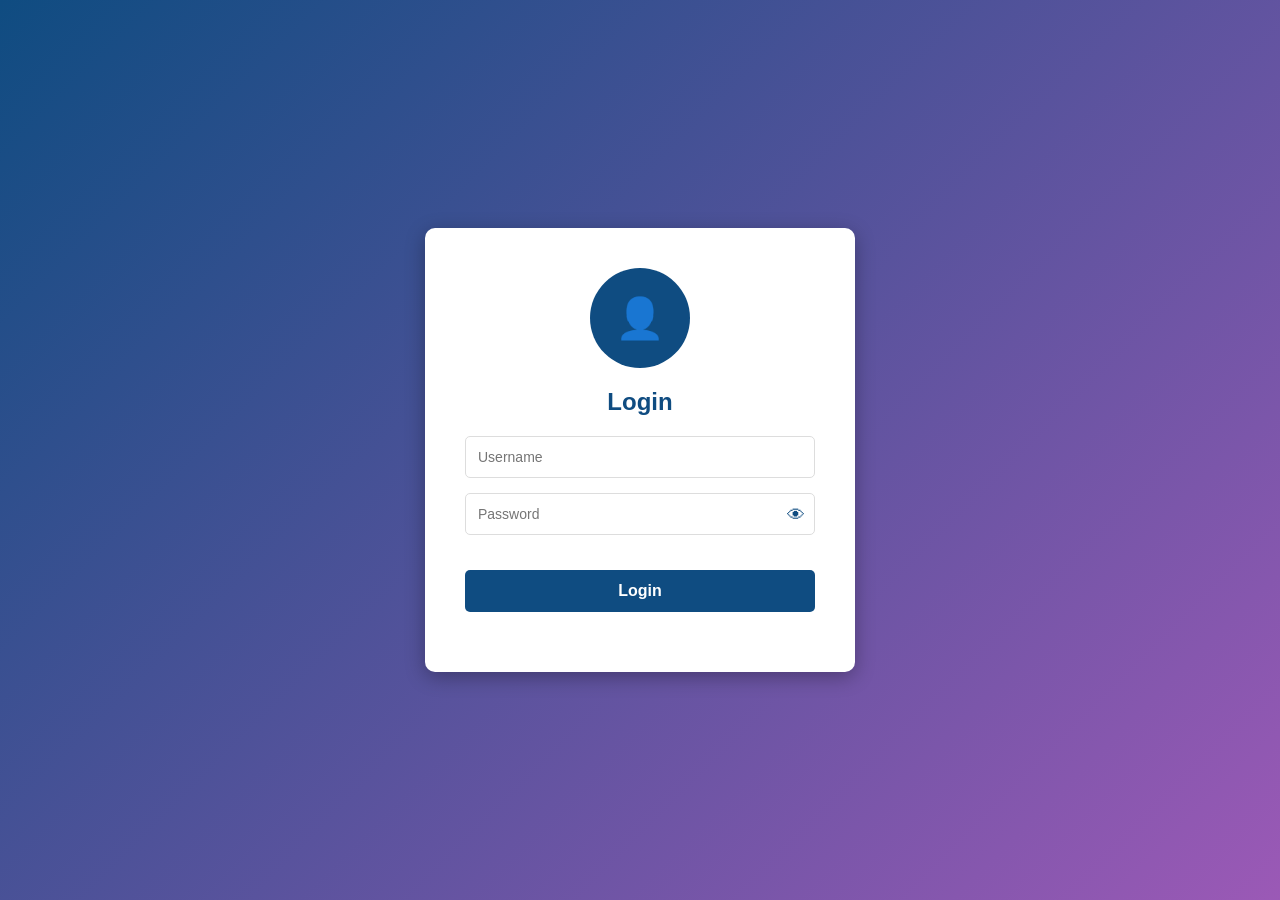
<file: portal/index.html>
<!DOCTYPE html>
<html>
<head>
    <title>Login</title>
    <style>
        body{
            display:flex;
            justify-content:center;
            align-items:center;
            height:100vh;
            background:linear-gradient(135deg,#0f4c81,#9b59b6);
            font-family:Arial;
            margin:0;
        }
        .login-box{
            background:#fff;
            padding:40px;
            width:350px;
            border-radius:10px;
            text-align:center;
            box-shadow:0 5px 20px rgba(0,0,0,0.3);
        }
        .logo{
            width:100px;
            height:100px;
            margin:0 auto 20px;
            background:#0f4c81;
            border-radius:50%;
            display:flex;
            align-items:center;
            justify-content:center;
            color:#fff;
            font-size:40px;
            font-weight:bold;
        }
        h2{
            color:#0f4c81;
            margin-top:0;
        }
        .input-group{
            position:relative;
            margin:15px 0;
        }
        input{
            width:100%;
            padding:12px;
            border:1px solid #ddd;
            border-radius:5px;
            font-size:14px;
            box-sizing:border-box;
        }
        input:focus{
            outline:none;
            border-color:#0f4c81;
            box-shadow:0 0 5px rgba(15,76,129,0.3);
        }
        .password-toggle{
            position:absolute;
            right:10px;
            top:12px;
            cursor:pointer;
            color:#0f4c81;
            font-size:18px;
        }
        button{
            width:100%;
            padding:12px;
            margin:20px 0;
            background:#0f4c81;
            color:#fff;
            border:none;
            border-radius:5px;
            cursor:pointer;
            font-size:16px;
            font-weight:bold;
            transition:background 0.3s;
        }
        button:hover{
            background:#0a3a5c;
        }
    </style>
</head>
<body>

<div class="login-box">
    <!-- Logo -->
    <div class="logo">👤</div>
    
    <h2>Login</h2>
    
    <div class="input-group">
        <input type="text" id="username" placeholder="Username" required>
    </div>
    
    <div class="input-group">
        <input type="password" id="password" placeholder="Password" required>
        <span class="password-toggle" onclick="togglePassword()">👁</span>
    </div>

    <!-- Redirect after login -->
    <button onclick="login()">Login</button>
</div>

<script>
    function togglePassword(){
        const passwordField = document.getElementById('password');
        const toggleIcon = document.querySelector('.password-toggle');
        
        if(passwordField.type === 'password'){
            passwordField.type = 'text';
            toggleIcon.innerText = '🙈';
        } else {
            passwordField.type = 'password';
            toggleIcon.innerText = '👁';
        }
    }
    
    function login(){
        const username = document.getElementById('username').value;
        const password = document.getElementById('password').value;
        
        if(!username || !password){
            alert('Please enter both username and password');
            return;
        }
        
        if(username.length < 3){
            alert('Username must be at least 3 characters');
            return;
        }
        
        if(password.length < 4){
            alert('Password must be at least 4 characters');
            return;
        }
        
        // Login successful, redirect to dashboard
        window.location.href="dashboard.html";
    }
    
    // Allow Enter key to login
    document.addEventListener('keypress', function(event){
        if(event.key === 'Enter'){
            login();
        }
    });
</script>

</body>
</html>
</file>
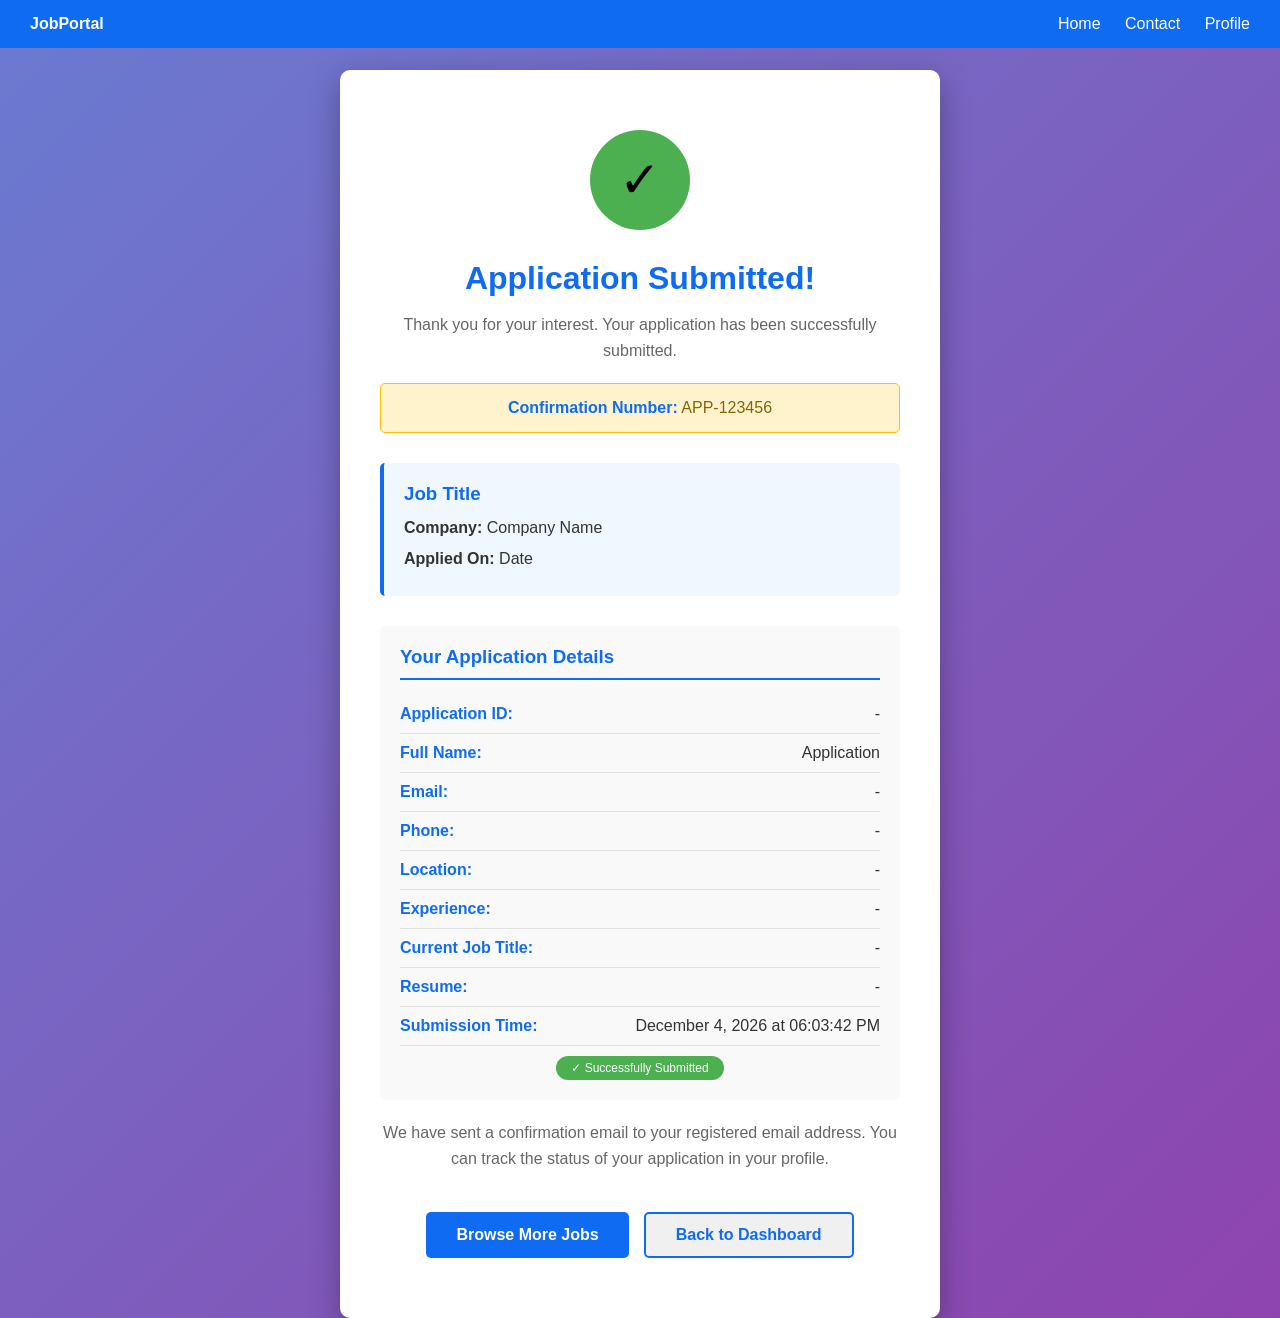
<file: portal/application-success.html>
<!DOCTYPE html>
<html>
<head>
    <title>Application Submitted</title>
    <style>
        * {
            margin: 0;
            padding: 0;
            box-sizing: border-box;
        }

        body{
            font-family: Arial, sans-serif;
            background: linear-gradient(135deg, #6a7bd1, #8e44ad);
            min-height: 100vh;
            display: flex;
            align-items: center;
            justify-content: center;
            color: #000;
        }

        /* Navbar */
        .navbar{
            position: absolute;
            top: 0;
            width: 100%;
            background: #0f6cf2;
            color: #fff;
            padding: 15px 30px;
            display: flex;
            justify-content: space-between;
        }

        .navbar a{
            color: #fff;
            margin-left: 20px;
            text-decoration: none;
            cursor: pointer;
        }

        .navbar a:hover{
            color: #4da6ff;
        }

        .success-container{
            background: #fff;
            padding: 60px 40px;
            border-radius: 10px;
            box-shadow: 0 10px 30px rgba(0, 0, 0, 0.3);
            text-align: center;
            max-width: 600px;
            width: 90%;
            margin-top: 70px;
        }

        .success-icon{
            width: 100px;
            height: 100px;
            background: #4caf50;
            border-radius: 50%;
            display: flex;
            align-items: center;
            justify-content: center;
            margin: 0 auto 30px;
            font-size: 50px;
        }

        .success-container h1{
            color: #0f6cf2;
            margin-bottom: 15px;
            font-size: 32px;
        }

        .success-container p{
            color: #666;
            font-size: 16px;
            line-height: 1.6;
            margin-bottom: 15px;
        }

        .job-applied{
            background: #f0f7ff;
            padding: 20px;
            border-left: 4px solid #0f6cf2;
            margin: 30px 0;
            text-align: left;
            border-radius: 5px;
        }

        .job-applied h3{
            color: #0f6cf2;
            margin-bottom: 10px;
        }

        .job-applied p{
            margin: 5px 0;
            color: #333;
        }

        .buttons{
            display: flex;
            gap: 15px;
            justify-content: center;
            margin-top: 40px;
        }

        button{
            padding: 12px 30px;
            border: none;
            border-radius: 5px;
            cursor: pointer;
            font-size: 16px;
            transition: background 0.3s;
            font-weight: bold;
        }

        .btn-primary{
            background: #0f6cf2;
            color: #fff;
        }

        .btn-primary:hover{
            background: #0d5ccc;
        }

        .btn-secondary{
            background: #f0f0f0;
            color: #0f6cf2;
            border: 2px solid #0f6cf2;
        }

        .btn-secondary:hover{
            background: #0f6cf2;
            color: #fff;
        }

        .confirmation-number{
            background: #fff3cd;
            border: 1px solid #ffc107;
            padding: 15px;
            border-radius: 5px;
            margin: 20px 0;
            color: #856404;
        }

        .confirmation-number strong{
            color: #0f6cf2;
        }

        /* Details Section */
        .details-section{
            background: #f9f9f9;
            padding: 20px;
            border-radius: 5px;
            margin: 20px 0;
            text-align: left;
        }

        .details-section h3{
            color: #0f6cf2;
            margin-bottom: 15px;
            border-bottom: 2px solid #0f6cf2;
            padding-bottom: 10px;
        }

        .details-row{
            display: flex;
            justify-content: space-between;
            padding: 10px 0;
            border-bottom: 1px solid #e0e0e0;
        }

        .details-row:last-child{
            border-bottom: none;
        }

        .details-label{
            font-weight: bold;
            color: #0f6cf2;
            min-width: 120px;
        }

        .details-value{
            color: #333;
            text-align: right;
            flex: 1;
            margin-left: 20px;
        }

        .status-badge{
            display: inline-block;
            background: #4caf50;
            color: white;
            padding: 5px 15px;
            border-radius: 20px;
            font-size: 12px;
            margin-top: 10px;
        }

        @media (max-width: 600px) {
            .success-container{
                padding: 40px 20px;
            }

            .buttons{
                flex-direction: column;
            }

            button{
                width: 100%;
            }

            .details-row{
                flex-direction: column;
            }

            .details-value{
                text-align: left;
                margin-left: 0;
                margin-top: 5px;
            }
        }
    </style>
</head>
<body>

<!-- Navbar -->
<div class="navbar">
    <div><b>JobPortal</b></div>
    <div>
        <a onclick="goHome()">Home</a>
        <a href="#">Contact</a>
        <a href="#">Profile</a>
    </div>
</div>

<!-- Success Container -->
<div class="success-container">
    <div class="success-icon">✓</div>
    
    <h1>Application Submitted!</h1>
    <p>Thank you for your interest. Your application has been successfully submitted.</p>
    
    <div class="confirmation-number">
        <strong>Confirmation Number:</strong> APP-<span id="confirmNo">123456</span>
    </div>

    <div class="job-applied">
        <h3 id="jobTitle">Job Title</h3>
        <p><strong>Company:</strong> <span id="jobCompany">Company Name</span></p>
        <p><strong>Applied On:</strong> <span id="appliedDate">Date</span></p>
    </div>

    <!-- Application Details Section -->
    <div class="details-section">
        <h3>Your Application Details</h3>
        
        <div class="details-row">
            <span class="details-label">Application ID:</span>
            <span class="details-value" id="appId">-</span>
        </div>

        <div class="details-row">
            <span class="details-label">Full Name:</span>
            <span class="details-value" id="fullName">-</span>
        </div>

        <div class="details-row">
            <span class="details-label">Email:</span>
            <span class="details-value" id="email">-</span>
        </div>

        <div class="details-row">
            <span class="details-label">Phone:</span>
            <span class="details-value" id="phone">-</span>
        </div>

        <div class="details-row">
            <span class="details-label">Location:</span>
            <span class="details-value" id="location">-</span>
        </div>

        <div class="details-row">
            <span class="details-label">Experience:</span>
            <span class="details-value" id="experience">-</span>
        </div>

        <div class="details-row">
            <span class="details-label">Current Job Title:</span>
            <span class="details-value" id="currentJob">-</span>
        </div>

        <div class="details-row">
            <span class="details-label">Resume:</span>
            <span class="details-value" id="resumeName">-</span>
        </div>

        <div class="details-row">
            <span class="details-label">Submission Time:</span>
            <span class="details-value" id="submissionTime">-</span>
        </div>

        <div style="text-align: center;">
            <span class="status-badge">✓ Successfully Submitted</span>
        </div>
    </div>

    <p>We have sent a confirmation email to your registered email address. You can track the status of your application in your profile.</p>

    <div class="buttons">
        <button class="btn-primary" onclick="browseMore()">Browse More Jobs</button>
        <button class="btn-secondary" onclick="goHome()">Back to Dashboard</button>
    </div>
</div>

<script>
function loadApplicationSuccess(){
    const urlParams = new URLSearchParams(window.location.search);
    const company = urlParams.get('company');
    const job = urlParams.get('job');
    const appId = urlParams.get('appId');
    
    // Get stored application data
    const appData = sessionStorage.getItem('applicationData');
    
    if(company && job){
        document.getElementById('jobTitle').innerText = job;
        document.getElementById('jobCompany').innerText = company;
        
        const today = new Date();
        const dateString = today.toLocaleDateString('en-US', { year: 'numeric', month: 'long', day: 'numeric' });
        document.getElementById('appliedDate').innerText = dateString;
        
        // Show application ID
        if(appId){
            document.getElementById('appId').innerText = '#' + appId;
        } else {
            document.getElementById('appId').innerText = 'Pending...';
        }
    }
    
    // Load stored application details
    if(appData){
        try{
            const data = JSON.parse(appData);
            
            // Populate fields
            document.getElementById('fullName').innerText = (data.firstName || '-') + ' ' + (data.lastName || '-');
            document.getElementById('email').innerText = data.email || '-';
            document.getElementById('phone').innerText = data.phone || '-';
            document.getElementById('location').innerText = data.location || '-';
            document.getElementById('experience').innerText = (data.experience || '-') + ' years';
            document.getElementById('currentJob').innerText = data.jobTitle || 'Not specified';
            document.getElementById('resumeName').innerText = data.resumeFileName || 'Resume uploaded';
            
            // Show current date and time
            const now = new Date();
            const timeString = now.toLocaleString('en-US', { 
                year: 'numeric', 
                month: 'long', 
                day: 'numeric',
                hour: '2-digit',
                minute: '2-digit',
                second: '2-digit'
            });
            document.getElementById('submissionTime').innerText = timeString;
            
            // Clear session data
            sessionStorage.removeItem('applicationData');
        } catch(e){
            console.log('Could not parse application data');
        }
    } else {
        // If no stored data, show defaults
        document.getElementById('fullName').innerText = 'Application';
        document.getElementById('submissionTime').innerText = new Date().toLocaleString('en-US', {
            year: 'numeric',
            month: 'long',
            day: 'numeric',
            hour: '2-digit',
            minute: '2-digit',
            second: '2-digit'
        });
    }
}

function goHome(){
    window.location.href = 'dashboard.html';
}

function browseMore(){
    window.location.href = 'dashboard.html';
}

// Load when page loads
window.onload = loadApplicationSuccess;
</script>

</body>
</html>
</file>
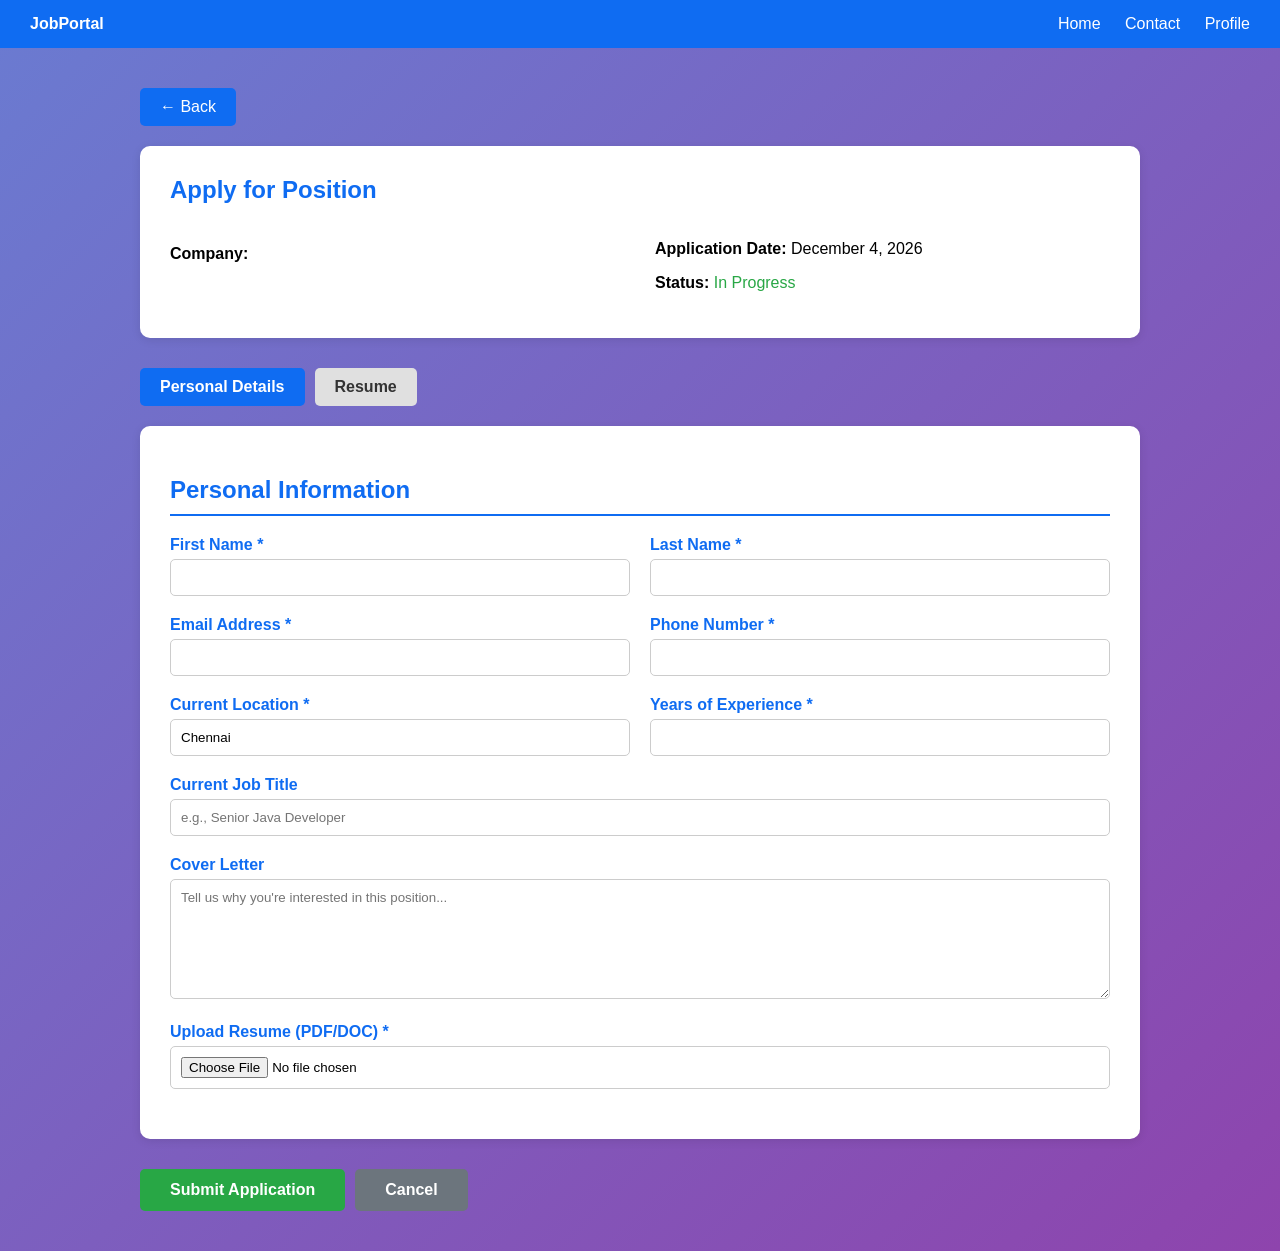
<file: portal/application.html>
<!DOCTYPE html>
<html>
<head>
    <title>Job Application - HCL</title>
    <style>
        body{
            margin:0;
            font-family:Arial;
            background:linear-gradient(135deg,#6a7bd1,#8e44ad);
            color:#000;
        }

        /* Navbar */
        .navbar{
            background:#0f6cf2;
            color:#fff;
            padding:15px 30px;
            display:flex;
            justify-content:space-between;
        }

        .navbar a{
            color:#fff;
            margin-left:20px;
            text-decoration:none;
            cursor:pointer;
        }

        .navbar a:hover{
            color:#4da6ff;
        }

        /* Container */
        .container{
            padding:40px 30px;
            max-width:1000px;
            margin:0 auto;
        }

        .back-button{
            background:#0f6cf2;
            color:#fff;
            padding:10px 20px;
            border-radius:5px;
            text-decoration:none;
            display:inline-block;
            margin-bottom:20px;
            cursor:pointer;
        }

        .back-button:hover{
            background:#0d5ccc;
        }

        /* Job Info */
        .job-info{
            background:#fff;
            padding:30px;
            border-radius:10px;
            box-shadow:0 2px 10px rgba(0,0,0,0.1);
            margin-bottom:30px;
        }

        .job-info h2{
            color:#0f6cf2;
            margin-top:0;
        }

        .job-details{
            display:flex;
            gap:30px;
        }

        .job-details div{
            flex:1;
        }

        /* Form Section */
        .form-section{
            background:#fff;
            padding:30px;
            border-radius:10px;
            box-shadow:0 2px 10px rgba(0,0,0,0.1);
            margin-bottom:30px;
        }

        .form-section h2{
            color:#0f6cf2;
            border-bottom:2px solid #0f6cf2;
            padding-bottom:10px;
        }

        .form-group{
            margin-bottom:20px;
        }

        label{
            display:block;
            margin-bottom:5px;
            color:#0f6cf2;
            font-weight:bold;
        }

        input, textarea, select{
            width:100%;
            padding:10px;
            border:1px solid #ccc;
            border-radius:5px;
            font-family:Arial;
            box-sizing:border-box;
        }

        textarea{
            resize:vertical;
            min-height:120px;
        }

        .two-column{
            display:flex;
            gap:20px;
        }

        .two-column .form-group{
            flex:1;
        }

        /* Resume Section */
        .resume-section{
            background:#f9f9f9;
            padding:20px;
            border-radius:5px;
            margin-bottom:20px;
        }

        .resume-section h3{
            color:#0f6cf2;
            margin-top:0;
        }

        .resume-preview{
            background:#fff;
            padding:20px;
            border:1px solid #ccc;
            border-radius:5px;
            margin-top:10px;
            min-height:300px;
        }

        .resume-preview h4{
            color:#0f6cf2;
            margin-top:0;
        }

        .resume-item{
            margin-bottom:15px;
            padding-bottom:15px;
            border-bottom:1px solid #e0e0e0;
        }

        .resume-item:last-child{
            border-bottom:none;
        }

        .resume-item h5{
            margin:0 0 5px 0;
            color:#0f6cf2;
        }

        .resume-item p{
            margin:5px 0;
            color:#666;
            font-size:14px;
        }

        /* Buttons */
        .button-group{
            display:flex;
            gap:10px;
            margin-top:30px;
        }

        button{
            padding:12px 30px;
            border:none;
            border-radius:5px;
            cursor:pointer;
            font-size:16px;
            font-weight:bold;
        }

        .submit-btn{
            background:#28a745;
            color:#fff;
        }

        .submit-btn:hover{
            background:#218838;
        }

        .cancel-btn{
            background:#6c757d;
            color:#fff;
        }

        .cancel-btn:hover{
            background:#5a6268;
        }

        .tab-buttons{
            display:flex;
            gap:10px;
            margin-bottom:20px;
        }

        .tab-btn{
            padding:10px 20px;
            background:#e0e0e0;
            color:#333;
            border:none;
            border-radius:5px;
            cursor:pointer;
        }

        .tab-btn.active{
            background:#0f6cf2;
            color:#fff;
        }

        .tab-content{
            display:none;
        }

        .tab-content.active{
            display:block;
        }
    </style>
</head>
<body>

<!-- Navbar -->
<div class="navbar">
    <div><b>JobPortal</b></div>
    <div>
        <a onclick="goHome()">Home</a>
        <a href="#">Contact</a>
        <a href="#">Profile</a>
    </div>
</div>

<!-- Container -->
<div class="container">
    <a class="back-button" onclick="goBack()">← Back</a>

    <!-- Job Info -->
    <div class="job-info">
        <h2>Apply for Position</h2>
        <div class="job-details">
            <div>
                <h4 id="jobTitle"></h4>
                <p><strong>Company:</strong> <span id="company"></span></p>
            </div>
            <div>
                <p><strong>Application Date:</strong> <span id="appDate"></span></p>
                <p><strong>Status:</strong> <span style="color:#28a745;">In Progress</span></p>
            </div>
        </div>
    </div>

    <!-- Tab Navigation -->
    <div class="tab-buttons">
        <button class="tab-btn active" onclick="switchTab('personal')">Personal Details</button>
        <button class="tab-btn" onclick="switchTab('resume')">Resume</button>
    </div>

    <!-- Personal Details Form -->
    <div id="personal" class="tab-content active">
        <div class="form-section">
            <h2>Personal Information</h2>
            <form id="applicationForm">
                <div class="two-column">
                    <div class="form-group">
                        <label>First Name *</label>
                        <input type="text" id="firstName" required>
                    </div>
                    <div class="form-group">
                        <label>Last Name *</label>
                        <input type="text" id="lastName" required>
                    </div>
                </div>

                <div class="two-column">
                    <div class="form-group">
                        <label>Email Address *</label>
                        <input type="email" id="email" required>
                    </div>
                    <div class="form-group">
                        <label>Phone Number *</label>
                        <input type="tel" id="phone" required>
                    </div>
                </div>

                <div class="two-column">
                    <div class="form-group">
                        <label>Current Location *</label>
                        <input type="text" id="location" value="Chennai" required>
                    </div>
                    <div class="form-group">
                        <label>Years of Experience *</label>
                        <input type="number" id="experience" min="0" required>
                    </div>
                </div>

                <div class="form-group">
                    <label>Current Job Title</label>
                    <input type="text" id="jobTitle" placeholder="e.g., Senior Java Developer">
                </div>

                <div class="form-group">
                    <label>Cover Letter</label>
                    <textarea id="coverLetter" placeholder="Tell us why you're interested in this position..."></textarea>
                </div>

                <div class="form-group">
                    <label>Upload Resume (PDF/DOC) *</label>
                    <input type="file" id="resumeFile" accept=".pdf,.doc,.docx" required>
                </div>
            </form>
        </div>
    </div>

    <!-- Resume Tab -->
    <div id="resume" class="tab-content">
        <div class="form-section">
            <h2>Resume Example</h2>
            
            <div class="resume-section">
                <h3>Complete HCL Job Application Resume Example</h3>
                <div class="resume-preview">
                    <h4>Rajesh Kumar</h4>
                    <p style="color:#666; margin:0;">Senior Java Developer | Chennai | +91-98765-43210 | rajesh.kumar@email.com</p>
                    
                    <div class="resume-item">
                        <h5>PROFESSIONAL SUMMARY</h5>
                        <p>Experienced Senior Java Developer with 6+ years of proven expertise in designing and developing scalable enterprise applications. Strong proficiency in Java, Spring Framework, Microservices, and Cloud technologies. Skilled in leading development teams and delivering high-quality solutions on time.</p>
                    </div>

                    <div class="resume-item">
                        <h5>EXPERIENCE</h5>
                        <h5 style="color:#333; margin-bottom:3px;">Senior Java Developer - Acme Tech Solutions (2020 - Present)</h5>
                        <p>• Led development of 5+ microservices using Spring Boot and REST APIs; Improved performance by 40%</p>
                        <p>• Mentored 4 junior developers and conducted code reviews ensuring code quality</p>
                        <p>• Implemented CI/CD pipelines using Jenkins and Docker reducing deployment time by 50%</p>
                        
                        <h5 style="color:#333; margin-bottom:3px; margin-top:10px;">Java Developer - Tech Solutions Inc. (2018 - 2020)</h5>
                        <p>• Developed and maintained 10+ enterprise applications using Java and Spring Framework</p>
                        <p>• Designed and implemented RESTful web services handling 500K+ daily transactions</p>
                        <p>• Collaborated with cross-functional teams to deliver features on schedule</p>
                    </div>

                    <div class="resume-item">
                        <h5>SKILLS</h5>
                        <p><strong>Languages:</strong> Java, Python, SQL, JavaScript</p>
                        <p><strong>Frameworks:</strong> Spring Boot, Spring MVC, Hibernate, JUnit</p>
                        <p><strong>Databases:</strong> MySQL, PostgreSQL, MongoDB</p>
                        <p><strong>Cloud & DevOps:</strong> AWS, Docker, Kubernetes, Jenkins, Git</p>
                    </div>

                    <div class="resume-item">
                        <h5>EDUCATION</h5>
                        <p><strong>Bachelor of Engineering in Computer Science</strong> - Anna University, Chennai (2018)</p>
                        <p><strong>Certifications:</strong> AWS Solutions Architect Associate, Oracle Certified Associate Java Programmer</p>
                    </div>

                    <div class="resume-item">
                        <h5>KEY ACHIEVEMENTS</h5>
                        <p>• Winner of "Best Developer Award" 2022 at previous company</p>
                        <p>• Reduced application response time from 2s to 200ms through optimization</p>
                        <p>• Successfully migrated legacy monolith to microservices architecture</p>
                    </div>
                </div>
            </div>
        </div>
    </div>

    <!-- Submit Buttons -->
    <div class="button-group">
        <button class="submit-btn" onclick="submitApplication()">Submit Application</button>
        <button class="cancel-btn" onclick="goBack()">Cancel</button>
    </div>
</div>

<script>
function loadApplicationDetails(){
    const urlParams = new URLSearchParams(window.location.search);
    const job = urlParams.get('job');
    const company = urlParams.get('company');
    
    if(job && company){
        document.getElementById('jobTitle').innerText = job;
        document.getElementById('company').innerText = company;
    }
    
    const today = new Date();
    const dateStr = today.toLocaleDateString('en-US', { year: 'numeric', month: 'long', day: 'numeric' });
    document.getElementById('appDate').innerText = dateStr;
}

function switchTab(tabName){
    // Hide all tabs
    const tabs = document.querySelectorAll('.tab-content');
    tabs.forEach(tab => tab.classList.remove('active'));
    
    // Deactivate all buttons
    const buttons = document.querySelectorAll('.tab-btn');
    buttons.forEach(btn => btn.classList.remove('active'));
    
    // Show selected tab
    document.getElementById(tabName).classList.add('active');
    
    // Activate corresponding button
    event.target.classList.add('active');
}

function submitApplication(){
    const firstName = document.getElementById('firstName').value;
    const lastName = document.getElementById('lastName').value;
    const email = document.getElementById('email').value;
    const phone = document.getElementById('phone').value;
    const location = document.getElementById('location').value;
    const experience = document.getElementById('experience').value;
    const jobTitle = document.getElementById('jobTitle').value;
    const coverLetter = document.getElementById('coverLetter').value;
    const resumeFileInput = document.getElementById('resumeFile');
    const resumeFile = resumeFileInput.files[0];
    
    if(!firstName || !lastName || !email || !phone || !experience || !resumeFile){
        alert('Please fill all required fields marked with *');
        return;
    }
    
    // Validate phone number
    if(!/^\d{10}$|^\+91\d{10}$/.test(phone.replace(/[-\s]/g, ''))){
        alert('Please enter a valid phone number');
        return;
    }
    
    // Validate email
    if(!/^[^\s@]+@[^\s@]+\.[^\s@]+$/.test(email)){
        alert('Please enter a valid email address');
        return;
    }
    
    // Show loading message
    alert('Submitting your application...');
    
    // Store application data in session storage for success page
    const applicationData = {
        firstName: firstName,
        lastName: lastName,
        email: email,
        phone: phone,
        location: location,
        experience: experience,
        jobTitle: jobTitle,
        coverLetter: coverLetter,
        resumeFileName: resumeFile.name
    };
    sessionStorage.setItem('applicationData', JSON.stringify(applicationData));
    
    // Create FormData to send file and other data
    const formData = new FormData();
    formData.append('firstName', firstName);
    formData.append('lastName', lastName);
    formData.append('email', email);
    formData.append('phone', phone);
    formData.append('location', location);
    formData.append('experience', experience);
    formData.append('jobTitle', jobTitle);
    formData.append('coverLetter', coverLetter);
    formData.append('resume', resumeFile);
    
    // Get company and job from URL
    const urlParams = new URLSearchParams(window.location.search);
    const company = urlParams.get('company') || 'Company';
    const job = urlParams.get('job') || 'Position';
    formData.append('company', company);
    formData.append('position', job);
    
    // Send to backend
    fetch('http://localhost:8080/api/applications/submit', {
        method: 'POST',
        body: formData
    })
    .then(response => {
        if(!response.ok){
            throw new Error('Network response was not ok');
        }
        return response.json();
    })
    .then(data => {
        if(data.success){
            // Redirect to success page with application ID
            window.location.href = `application-success.html?company=${encodeURIComponent(company)}&job=${encodeURIComponent(job)}&appId=${data.applicationId}`;
        } else {
            alert('Error: ' + data.message);
        }
    })
    .catch(error => {
        console.error('Error:', error);
        alert('Error submitting application. Please check if the backend is running on http://localhost:8080');
    });
}

function goHome(){
    window.location.href = 'dashboard.html';
}

function goBack(){
    history.back();
}

// Load details when page loads
window.onload = loadApplicationDetails;
</script>

</body>
</html>
</file>
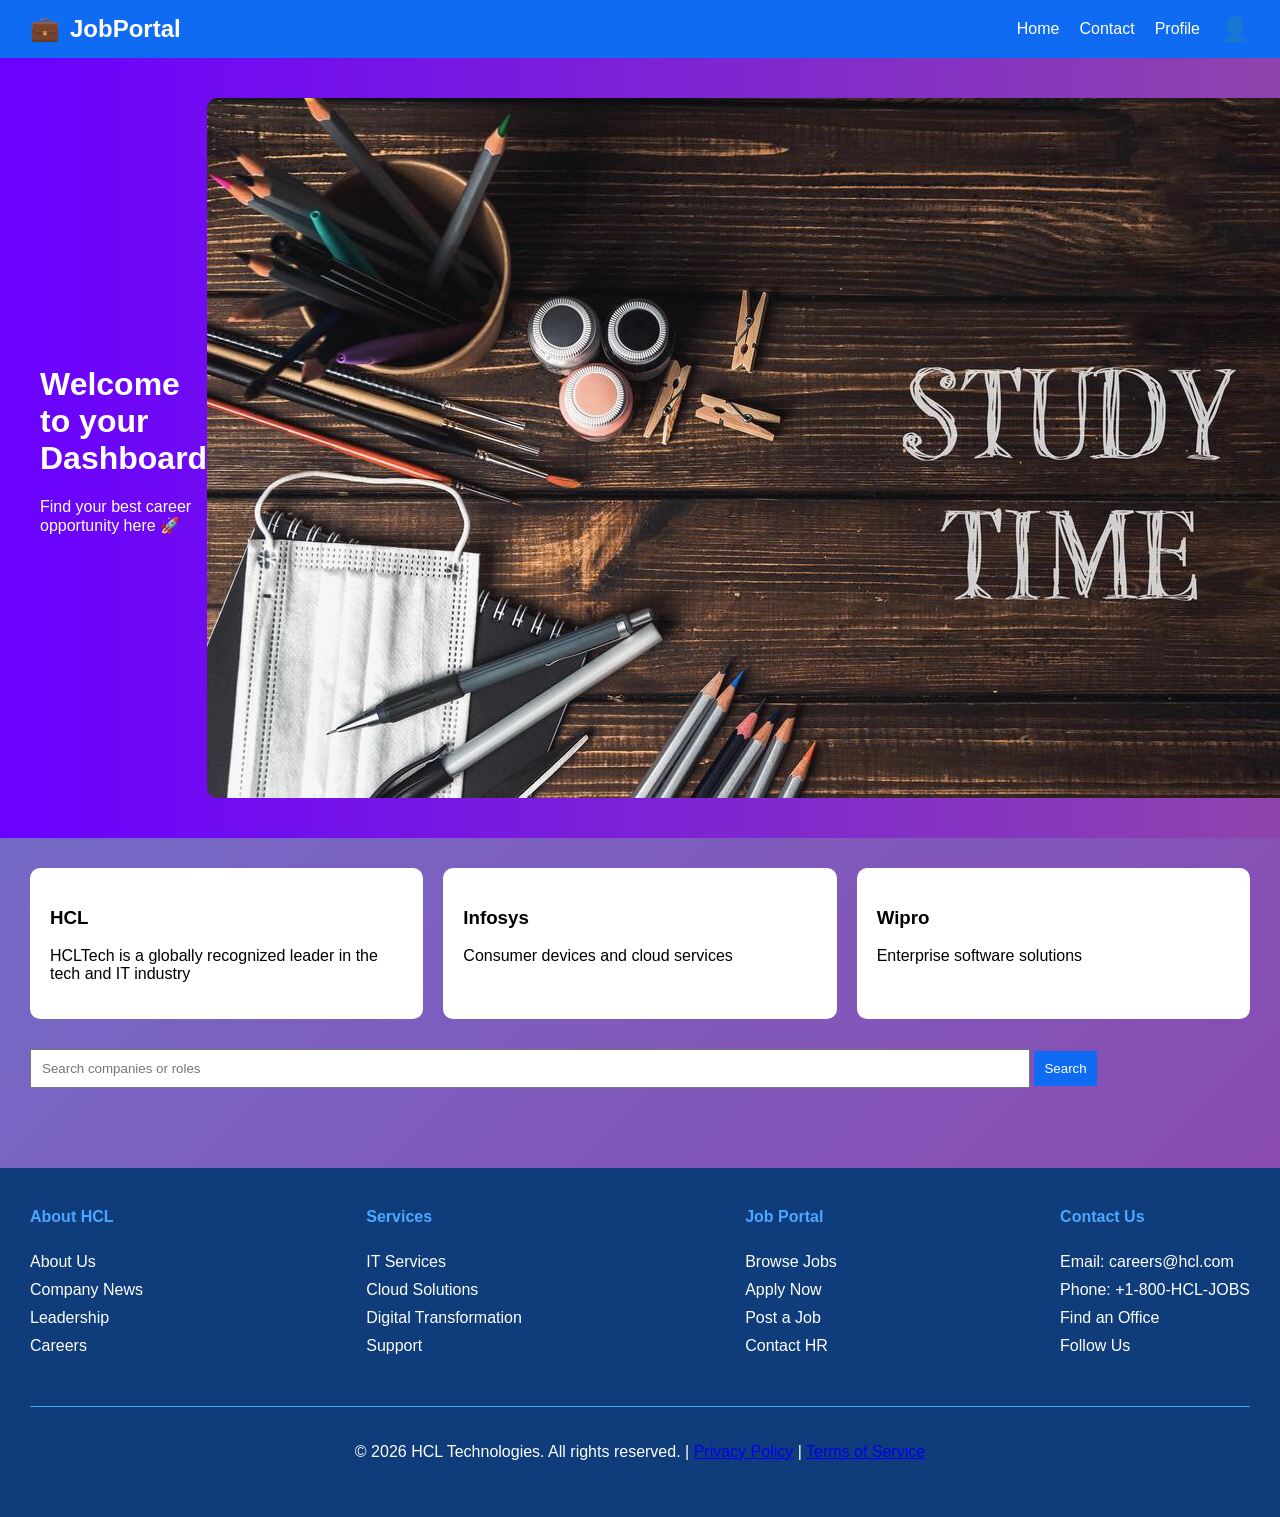
<file: portal/company-details.html>
<!DOCTYPE html>
<html>
<head>
    <title>Company Details</title>
    <style>
        body{
            margin:0;
            font-family:Arial;
            background:linear-gradient(135deg,#6a7bd1,#8e44ad);
            color:#000;
        }

        /* Navbar */
        .navbar{
            background:#0f6cf2;
            color:#fff;
            padding:15px 30px;
            display:flex;
            justify-content:space-between;
        }

        .navbar a{
            color:#fff;
            margin-left:20px;
            text-decoration:none;
            cursor:pointer;
        }

        .navbar a:hover{
            color:#4da6ff;
        }

        /* Container */
        .container{
            padding:40px 30px;
            max-width:1000px;
            margin:0 auto;
        }

        .back-button{
            background:#0f6cf2;
            color:#fff;
            padding:10px 20px;
            border-radius:5px;
            text-decoration:none;
            display:inline-block;
            margin-bottom:20px;
            cursor:pointer;
        }

        .back-button:hover{
            background:#0d5ccc;
        }

        /* Company Header */
        .company-header{
            background:#fff;
            padding:30px;
            border-radius:10px;
            box-shadow:0 2px 10px rgba(0,0,0,0.1);
            margin-bottom:30px;
        }

        .company-header h1{
            margin-top:0;
            color:#0f6cf2;
        }

        /* Three Column Layout */
        .details-section{
            display:flex;
            gap:20px;
            margin-top:20px;
        }

        .detail-card{
            flex:1;
            background:#fff;
            padding:20px;
            border-radius:10px;
            box-shadow:0 2px 10px rgba(0,0,0,0.1);
        }

        .detail-card h3{
            color:#0f6cf2;
            margin-top:0;
            border-bottom:2px solid #0f6cf2;
            padding-bottom:10px;
        }

        .detail-card ul{
            list-style:none;
            padding:0;
        }

        .detail-card ul li{
            padding:8px 0;
            border-bottom:1px solid #eee;
        }

        .detail-card ul li:last-child{
            border-bottom:none;
        }

        /* Job Details Section */
        .job-details{
            background:#fff;
            padding:30px;
            border-radius:10px;
            box-shadow:0 2px 10px rgba(0,0,0,0.1);
            margin-top:30px;
            display:none;
        }

        .job-details.show{
            display:block;
        }

        .job-details h2{
            color:#0f6cf2;
            margin-top:0;
        }

        .job-details h3{
            color:#333;
            margin-top:20px;
            border-left:4px solid #0f6cf2;
            padding-left:15px;
        }

        .job-details ul, .job-details ol{
            margin:10px 0;
            padding-left:20px;
        }

        .job-details li{
            margin:8px 0;
            line-height:1.6;
        }

        .apply-button{
            background:#0f6cf2;
            color:#fff;
            padding:12px 30px;
            border:none;
            border-radius:5px;
            cursor:pointer;
            font-size:16px;
            margin-top:20px;
            transition:background 0.3s;
        }

        .apply-button:hover{
            background:#0d5ccc;
        }

        .close-job{
            color:#999;
            float:right;
            font-size:24px;
            cursor:pointer;
        }

        .close-job:hover{
            color:#000;
        }

        /* Clickable role */
        .detail-card ul li{
            cursor:pointer;
            transition:background 0.3s;
            padding:10px;
            margin:0 -10px;
            border-radius:5px;
        }

        .detail-card ul li:hover{
            background:#f0f0f0;
        }

        /* Navigation buttons */
        .job-navigation{
            display:flex;
            gap:15px;
            margin-top:20px;
            justify-content:space-between;
            align-items:center;
        }

        .nav-button{
            background:#0f6cf2;
            color:#fff;
            padding:10px 20px;
            border:none;
            border-radius:5px;
            cursor:pointer;
            font-size:14px;
            transition:background 0.3s;
        }

        .nav-button:hover:not(:disabled){
            background:#0d5ccc;
        }

        .nav-button:disabled{
            background:#ccc;
            cursor:not-allowed;
        }

        .job-counter{
            color:#666;
            font-size:14px;
        }
    </style>
</head>
<body>

<!-- Navbar -->
<div class="navbar">
    <div><b>JobPortal</b></div>
    <div>
        <a onclick="goHome()">Home</a>
        <a href="#">Contact</a>
        <a href="#">Profile</a>
    </div>
</div>

<!-- Container -->
<div class="container">
    <a class="back-button" onclick="goHome()">← Back to Dashboard</a>

    <!-- Company Header -->
    <div class="company-header">
        <h1 id="companyName"></h1>
        <p id="companyTagline"></p>
    </div>

    <!-- Three Column Details -->
    <div class="details-section">
        <!-- Overview -->
        <div class="detail-card">
            <h3>Overview</h3>
            <p id="companyOverview"></p>
        </div>

        <!-- Location -->
        <div class="detail-card">
            <h3>Locations</h3>
            <ul id="companyLocations"></ul>
        </div>

        <!-- Open Roles -->
        <div class="detail-card">
            <h3>Open Roles</h3>
            <ul id="companyRoles"></ul>
        </div>
    </div>

    <!-- Job Details Section -->
    <div class="job-details" id="jobDetails">
        <span class="close-job" onclick="closeJobDetails()">×</span>
        <h2 id="jobTitle"></h2>
        <p id="jobCompany" style="color:#999; margin:10px 0 20px;"></p>
        
        <h3>About the Role</h3>
        <p id="jobAbout"></p>
        
        <h3>Responsibilities</h3>
        <ul id="jobResponsibilities"></ul>
        
        <h3>Qualifications</h3>
        <ul id="jobQualifications"></ul>
        
        <button class="apply-button" onclick="applyNow()">Apply Now</button>

        <!-- Navigation -->
        <div class="job-navigation">
            <button class="nav-button" onclick="previousJob()" id="prevBtn">← Previous</button>
            <span class="job-counter"><span id="jobCounter">1</span> of <span id="jobTotal">6</span></span>
            <button class="nav-button" onclick="nextJob()" id="nextBtn">Next →</button>
        </div>
    </div>
</div>

<script>
// Company Data
const companyData = {
    "HCL": {
        tagline: "HCL Technologies - Global IT Services Leader",
        overview: "HCL Technologies is a global IT services leader with presence in 52 countries. We deliver comprehensive IT services including Infrastructure Services, Engineering & R&D Services, Business Process Services, and more.",
        locations: ["Noida, India", "Bangalore, USA", "New Jersey, USA", "London, UK", "Tokyo, Japan"],
        roles: [
            {
                title: "Java Developer",
                about: "We are looking for experienced Java developers to join our development team. You will work on building scalable, high-performance applications and contribute to the full development lifecycle.",
                responsibilities: [
                    "Design and develop Java applications using Spring Framework",
                    "Write clean, maintainable code with proper documentation",
                    "Participate in code reviews and technical discussions",
                    "Collaborate with product and design teams",
                    "Debug and optimize application performance"
                ],
                qualifications: [
                    "5+ years of experience in Java development",
                    "Strong knowledge of Spring Boot and Microservices",
                    "Experience with REST APIs and databases",
                    "Excellent problem-solving skills",
                    "Bachelor's degree in Computer Science or related field"
                ]
            },
            {
                title: "Cloud Engineer",
                about: "Join our cloud infrastructure team to design and implement cloud solutions. You'll work with AWS and Azure platforms to build secure, scalable infrastructure for our enterprise clients.",
                responsibilities: [
                    "Design cloud architecture solutions",
                    "Implement infrastructure as code (IaC)",
                    "Manage cloud deployments and scalability",
                    "Monitor performance and optimize costs",
                    "Provide technical support to development teams"
                ],
                qualifications: [
                    "3+ years of cloud platform experience (AWS/Azure)",
                    "Knowledge of containerization (Docker, Kubernetes)",
                    "Experience with CI/CD pipelines",
                    "Strong Linux and networking knowledge",
                    "AWS or Azure certification preferred"
                ]
            },
            {
                title: "Data Scientist",
                about: "We're seeking a Data Scientist to leverage machine learning and statistical analysis to solve complex business problems and drive data-informed decision making.",
                responsibilities: [
                    "Develop machine learning models and algorithms",
                    "Perform data analysis and statistical modeling",
                    "Create data visualizations and dashboards",
                    "Work with large datasets using Python and SQL",
                    "Communicate findings to stakeholders"
                ],
                qualifications: [
                    "Master's degree in Data Science, Statistics, or related field",
                    "3+ years of experience in data science",
                    "Proficiency in Python, R, and SQL",
                    "Experience with ML frameworks (TensorFlow, scikit-learn)",
                    "Strong mathematical and statistical foundation"
                ]
            },
            {
                title: "QA Analyst",
                about: "Join our Quality Assurance team to ensure the highest quality of our software products. You'll develop test strategies, execute tests, and work closely with development teams.",
                responsibilities: [
                    "Create and execute test cases and test plans",
                    "Perform manual and automated testing",
                    "Identify and document bugs and issues",
                    "Collaborate with developers to resolve issues",
                    "Maintain test documentation and reports"
                ],
                qualifications: [
                    "2+ years of QA testing experience",
                    "Knowledge of test automation tools (Selenium, UFT)",
                    "Understanding of software development lifecycle",
                    "Attention to detail and analytical mindset",
                    "Diploma or Bachelor's in IT or related field"
                ]
            },
            {
                title: "DevOps Engineer",
                about: "We're looking for a DevOps Engineer to optimize our development and deployment processes. You'll automate infrastructure, manage deployments, and improve system reliability.",
                responsibilities: [
                    "Automate deployment and infrastructure management",
                    "Build and maintain CI/CD pipelines",
                    "Monitor system performance and health",
                    "Implement security best practices",
                    "Provide operational support to development teams"
                ],
                qualifications: [
                    "3+ years of DevOps or systems engineering experience",
                    "Experience with Linux and cloud platforms",
                    "Knowledge of containerization and orchestration",
                    "Scripting skills in Bash or Python",
                    "Experience with monitoring tools (Prometheus, ELK)"
                ]
            },
            {
                title: "Business Analyst",
                about: "As a Business Analyst, you'll bridge the gap between business stakeholders and technical teams. You'll gather requirements, analyze processes, and drive solution design.",
                responsibilities: [
                    "Gather and document business requirements",
                    "Conduct process analysis and improvement studies",
                    "Create functional specifications and documentation",
                    "Facilitate meetings with stakeholders",
                    "Track project progress and deliverables"
                ],
                qualifications: [
                    "3+ years of business analysis experience",
                    "Strong communication and documentation skills",
                    "Knowledge of software development lifecycle",
                    "Experience with business intelligence tools",
                    "Bachelor's degree in Business, IT, or related field"
                ]
            }
        ]
    },
    "Infosys": {
        tagline: "Infosys - Digital Systems & Services Company",
        overview: "Infosys is a global leader in next-generation digital services and consulting. We enable clients in more than 50 countries to navigate their digital transformation journey.",
        locations: ["Bangalore, India", "Pune, India", "Hyderabad, India", "San Francisco, USA", "Toronto, Canada", "Amsterdam, Netherlands"],
        roles: [
            {
                title: "Software Engineer",
                about: "Build innovative software solutions as a Software Engineer at Infosys. Work with cutting-edge technologies and deliver solutions for global enterprise clients.",
                responsibilities: [
                    "Develop and maintain software applications",
                    "Participate in design and architecture reviews",
                    "Write unit tests and ensure code quality",
                    "Collaborate with cross-functional teams",
                    "Support production deployments"
                ],
                qualifications: [
                    "2+ years software development experience",
                    "Strong programming skills in Java/Python/C++",
                    "Knowledge of databases and SQL",
                    "Familiarity with Agile methodologies",
                    "Bachelor's degree in Computer Science"
                ]
            },
            {
                title: "Systems Engineer",
                about: "Design and implement robust system solutions that power enterprise infrastructure. You'll work on system integration, optimization, and maintenance at scale.",
                responsibilities: [
                    "Design system architecture and infrastructure",
                    "Implement and optimize system components",
                    "Troubleshoot and resolve system issues",
                    "Perform system upgrades and migrations",
                    "Document system configurations and procedures"
                ],
                qualifications: [
                    "3+ years systems administration experience",
                    "Knowledge of Windows and Linux environments",
                    "Experience with virtualization and cloud platforms",
                    "Strong networking and security knowledge",
                    "Relevant certifications preferred"
                ]
            },
            {
                title: "Test Engineer",
                about: "Ensure quality and reliability of enterprise software solutions. Design comprehensive test strategies and execute both manual and automated testing across platforms.",
                responsibilities: [
                    "Design and execute comprehensive test cases",
                    "Develop and maintain automated test scripts",
                    "Perform regression and performance testing",
                    "Report defects and work with developers",
                    "Review test coverage and metrics"
                ],
                qualifications: [
                    "2+ years testing experience",
                    "Proficiency in test automation tools",
                    "Knowledge of testing methodologies",
                    "Strong analytical and problem-solving skills",
                    "Bachelor's in IT or related discipline"
                ]
            },
            {
                title: "Consultant",
                about: "Provide strategic consulting services to global clients. You'll analyze business challenges and propose innovative technology solutions to drive business growth.",
                responsibilities: [
                    "Analyze client business requirements and challenges",
                    "Design strategic IT solutions",
                    "Develop implementation roadmaps",
                    "Lead client presentations and workshops",
                    "Manage consulting engagements"
                ],
                qualifications: [
                    "5+ years IT consulting or relevant experience",
                    "Strong business acumen and domain knowledge",
                    "Excellent presentation and communication skills",
                    "Project management experience",
                    "MBA or relevant advanced degree preferred"
                ]
            },
            {
                title: "Database Administrator",
                about: "Manage and optimize enterprise databases. Ensure data security, availability, and performance while supporting critical business applications.",
                responsibilities: [
                    "Manage database installations and configurations",
                    "Create and implement backup and recovery strategies",
                    "Monitor database performance and troubleshoot issues",
                    "Implement security and access controls",
                    "Optimize queries and database structure"
                ],
                qualifications: [
                    "3+ years DBA experience",
                    "Expertise in Oracle, MySQL, or SQL Server",
                    "Knowledge of database optimization",
                    "Understanding of backup and disaster recovery",
                    "Strong problem-solving abilities"
                ]
            },
            {
                title: "Security Analyst",
                about: "Protect enterprise infrastructure and data from security threats. You'll identify vulnerabilities, implement security measures, and respond to incidents.",
                responsibilities: [
                    "Conduct security assessments and penetration testing",
                    "Monitor and analyze security events",
                    "Implement security controls and policies",
                    "Respond to security incidents",
                    "Maintain security documentation"
                ],
                qualifications: [
                    "3+ years security experience",
                    "Knowledge of network security and firewalls",
                    "Understanding of security protocols and standards",
                    "Familiarity with SIEM and security tools",
                    "Security certifications (CISSP, CEH) preferred"
                ]
            }
        ]
    },
    "Wipro": {
        tagline: "Wipro - IT Services & Consulting Company",
        overview: "Wipro is a leading global information technology, consulting and business process services company. We operate across six continents and serve over 1200 client engagements.",
        locations: ["Bangalore, India", "Chennai, India", "Kolkata, India", "Dallas, USA", "London, UK", "Singapore"],
        roles: [
            {
                title: "Full Stack Developer",
                about: "Join our development team to create end-to-end web solutions. You'll work with modern frontend and backend technologies to deliver seamless user experiences.",
                responsibilities: [
                    "Develop full-stack web applications",
                    "Design responsive user interfaces",
                    "Build and maintain backend APIs",
                    "Implement database solutions",
                    "Deploy and maintain applications"
                ],
                qualifications: [
                    "3+ years full-stack development experience",
                    "Proficiency in HTML, CSS, JavaScript/React/Vue",
                    "Backend knowledge (Node.js, Python, Java)",
                    "Database design and optimization skills",
                    "Bachelor's degree in Computer Science"
                ]
            },
            {
                title: "Python Developer",
                about: "Build scalable backend solutions using Python. You'll work on data processing, API development, and system integration for enterprise clients.",
                responsibilities: [
                    "Develop Python applications and APIs",
                    "Write clean and efficient code",
                    "Integrate third-party services",
                    "Optimize application performance",
                    "Collaborate with frontend teams"
                ],
                qualifications: [
                    "2+ years Python development experience",
                    "Strong Python fundamentals",
                    "Experience with web frameworks (Django, Flask)",
                    "Database and SQL knowledge",
                    "Version control and testing experience"
                ]
            },
            {
                title: "Infrastructure Engineer",
                about: "Design and manage infrastructure solutions supporting mission-critical applications. You'll ensure high availability, security, and scalability of systems.",
                responsibilities: [
                    "Deploy and manage cloud infrastructure",
                    "Implement disaster recovery and backup solutions",
                    "Monitor system health and performance",
                    "Optimize infrastructure costs",
                    "Implement security controls"
                ],
                qualifications: [
                    "3+ years infrastructure/operations experience",
                    "Cloud platform expertise (AWS/Azure/GCP)",
                    "Knowledge of automation and IaC tools",
                    "Networking and security fundamentals",
                    "Cloud certifications preferred"
                ]
            },
            {
                title: "Technical Consultant",
                about: "Leverage your technical expertise to guide clients through digital transformation. Design and implement innovative solutions aligned with business goals.",
                responsibilities: [
                    "Assess client technical infrastructure",
                    "Design technology solutions",
                    "Lead implementation projects",
                    "Provide technical guidance and best practices",
                    "Mentor junior technical staff"
                ],
                qualifications: [
                    "5+ years technical experience",
                    "Deep knowledge in specific technology domain",
                    "Strong communication and leadership skills",
                    "Project management experience",
                    "Degree in relevant IT/Engineering field"
                ]
            },
            {
                title: "ML Engineer",
                about: "Build intelligent systems using machine learning. You'll develop models, implement pipelines, and drive AI-powered solutions for enterprise clients.",
                responsibilities: [
                    "Develop and train ML/AI models",
                    "Build ML pipelines and infrastructure",
                    "Evaluate model performance and optimize",
                    "Implement deep learning solutions",
                    "Collaborate with data scientists and engineers"
                ],
                qualifications: [
                    "2+ years ML engineering experience",
                    "Proficiency in Python and ML frameworks",
                    "Strong math and statistical knowledge",
                    "Experience with deep learning",
                    "Bachelor's in CS, Math, or related field"
                ]
            },
            {
                title: "IT Support Specialist",
                about: "Provide technical support to end users and teams. Troubleshoot issues, manage IT infrastructure, and ensure smooth operations across the organization.",
                responsibilities: [
                    "Provide first and second-level technical support",
                    "Troubleshoot hardware and software issues",
                    "Manage user accounts and access controls",
                    "Install and configure IT systems",
                    "Maintain IT asset inventory"
                ],
                qualifications: [
                    "2+ years IT support experience",
                    "Knowledge of Windows and Linux systems",
                    "Networking and hardware troubleshooting skills",
                    "Customer service orientation",
                    "Relevant IT certifications preferred"
                ]
            }
        ]
    }
};

function loadCompanyDetails(){
    const urlParams = new URLSearchParams(window.location.search);
    const company = urlParams.get('company');
    
    if(company && companyData[company]){
        const data = companyData[company];
        
        document.getElementById('companyName').innerText = company;
        document.getElementById('companyTagline').innerText = data.tagline;
        document.getElementById('companyOverview').innerText = data.overview;
        
        // Populate locations
        const locationsHtml = data.locations.map(loc => `<li>📍 ${loc}</li>`).join('');
        document.getElementById('companyLocations').innerHTML = locationsHtml;
        
        // Populate roles with onclick handlers
        const rolesHtml = data.roles.map((role, index) => `<li onclick="showJobDetails('${company}', ${index})">💼 ${typeof role === 'string' ? role : role.title}</li>`).join('');
        document.getElementById('companyRoles').innerHTML = rolesHtml;
    } else {
        alert('Company not found!');
        window.location.href = 'dashboard.html';
    }
}

let currentCompany = '';
let currentJobIndex = '';

function showJobDetails(company, jobIndex){
    currentCompany = company;
    currentJobIndex = jobIndex;
    const job = companyData[company].roles[jobIndex];
    
    document.getElementById('jobTitle').innerText = job.title;
    document.getElementById('jobCompany').innerText = `${company} • Job Details`;
    document.getElementById('jobAbout').innerText = job.about;
    
    const responsibilitiesHtml = job.responsibilities.map(resp => `<li>${resp}</li>`).join('');
    document.getElementById('jobResponsibilities').innerHTML = responsibilitiesHtml;
    
    const qualificationsHtml = job.qualifications.map(qual => `<li>${qual}</li>`).join('');
    document.getElementById('jobQualifications').innerHTML = qualificationsHtml;
    
    document.getElementById('jobDetails').classList.add('show');
    updateNavigationButtons();
}

function closeJobDetails(){
    document.getElementById('jobDetails').classList.remove('show');
}

function nextJob(){
    const totalRoles = companyData[currentCompany].roles.length;
    if(currentJobIndex < totalRoles - 1){
        currentJobIndex++;
        showJobDetails(currentCompany, currentJobIndex);
    }
}

function previousJob(){
    if(currentJobIndex > 0){
        currentJobIndex--;
        showJobDetails(currentCompany, currentJobIndex);
    }
}

function updateNavigationButtons(){
    const totalRoles = companyData[currentCompany].roles.length;
    document.getElementById('jobCounter').innerText = currentJobIndex + 1;
    document.getElementById('jobTotal').innerText = totalRoles;
    
    // Disable previous button if on first job
    document.getElementById('prevBtn').disabled = currentJobIndex === 0;
    
    // Disable next button if on last job
    document.getElementById('nextBtn').disabled = currentJobIndex === totalRoles - 1;
}

function applyNow(){
    const jobTitle = companyData[currentCompany].roles[currentJobIndex].title;
    window.location.href = `application.html?company=${currentCompany}&job=${encodeURIComponent(jobTitle)}`;
}

function goHome(){
    window.location.href = 'dashboard.html';
}

// Load details when page loads
window.onload = loadCompanyDetails;
</script>

</body>
</html>
</file>
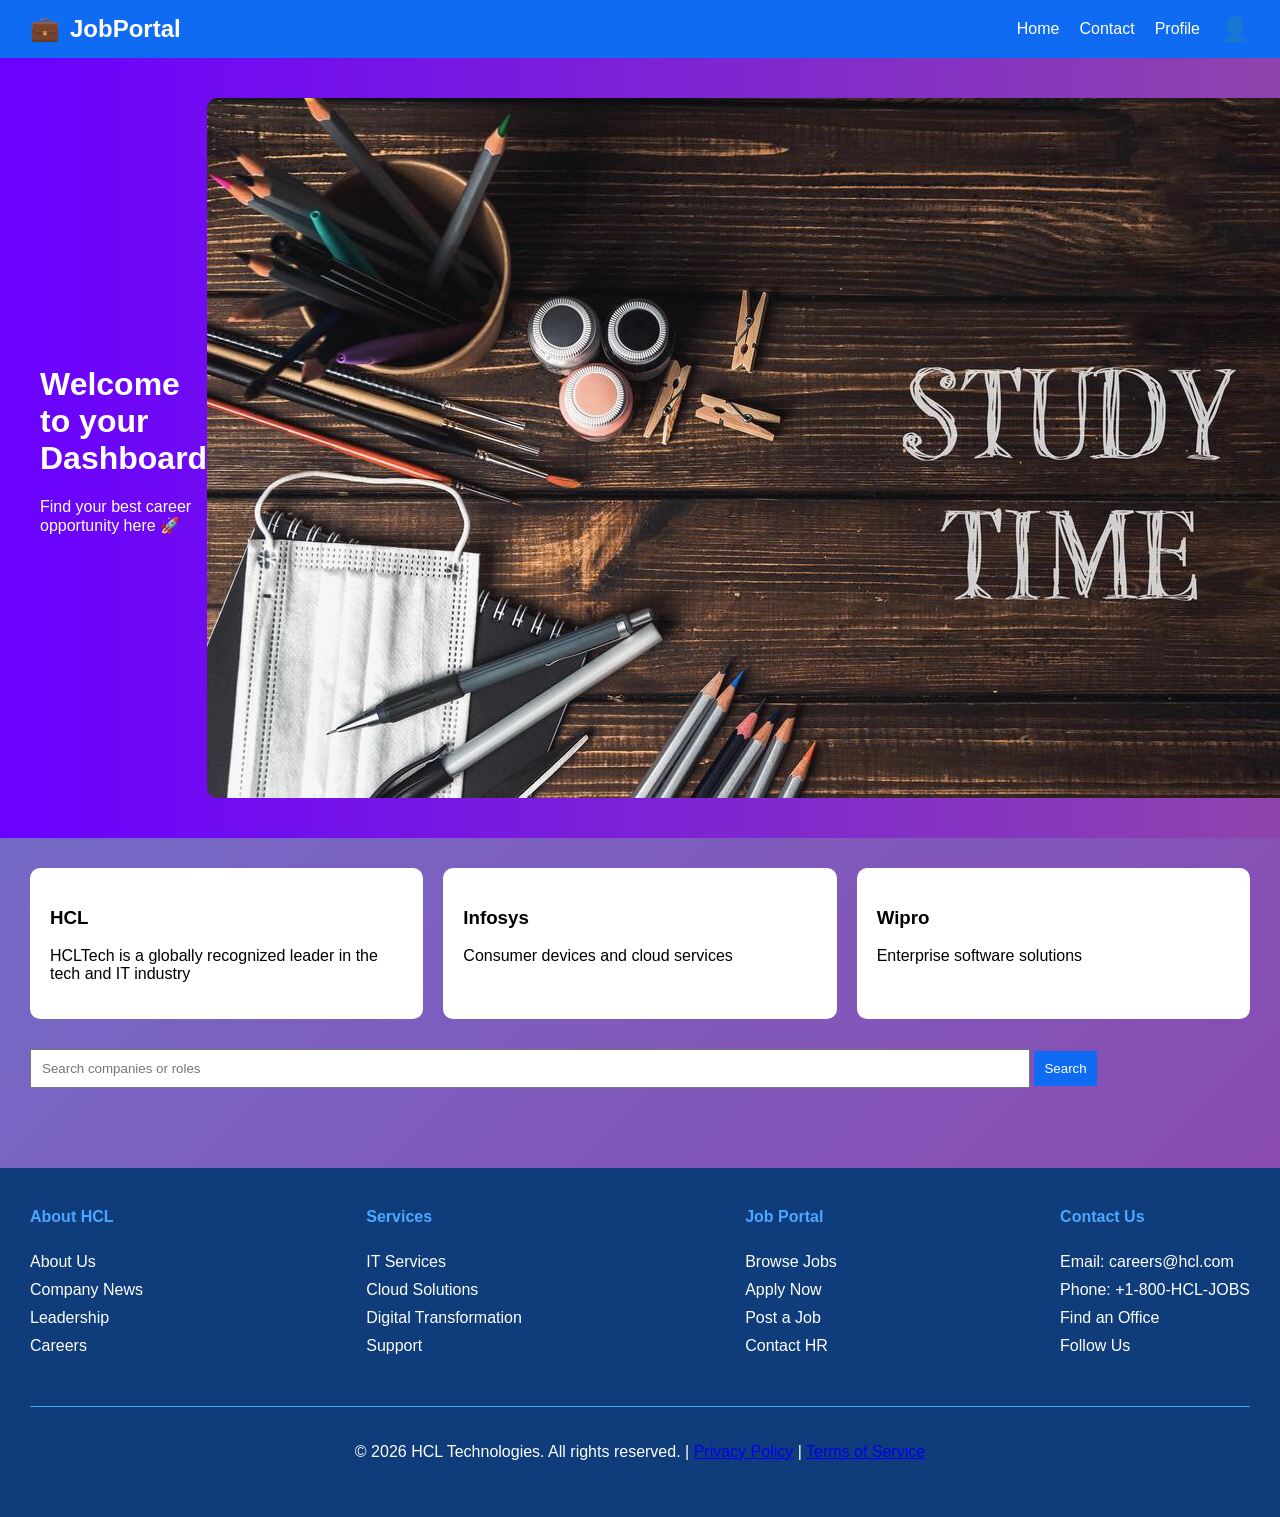
<file: portal/dashboard.html>
<!DOCTYPE html>
<html>
<head>
    <title>Dashboard</title>
    <style>
        body{
            margin:0;
            font-family:Arial;
            background:linear-gradient(135deg,#6a7bd1,#8e44ad);
            color:#000;
        }

        /* Navbar */
        .navbar{
            background:#0f6cf2;
            color:#fff;
            padding:15px 30px;
            display:flex;
            justify-content:space-between;
            align-items:center;
        }

        .navbar-left{
            display:flex;
            align-items:center;
            gap:10px;
            font-size:24px;
        }

        .navbar-right{
            display:flex;
            align-items:center;
            gap:20px;
        }

        .navbar a{
            color:#fff;
            text-decoration:none;
            cursor:pointer;
        }

        .navbar a:hover{
            color:#4da6ff;
        }

        .user-icon{
            font-size:24px;
            cursor:pointer;
        }

        /* Banner */
        .banner{
            display:flex;
            justify-content:space-between;
            align-items:center;
            padding:40px;
            color:#fff;
            background:linear-gradient(90deg,#6a00ff,#8e44ad);
        }

        .banner img{
            width:100%;
            border-radius:10px;
        }

        /* Cards */
        .cards{
            display:flex;
            gap:20px;
            padding:30px;
        }

        .card{
            background:#fff;
            padding:20px;
            border-radius:10px;
            width:30%;
            cursor:pointer;
            transition:transform 0.3s, box-shadow 0.3s;
        }

        .card:hover{
            transform:translateY(-5px);
            box-shadow:0 5px 15px rgba(0,0,0,0.3);
        }

        .search-box{
            padding:0 30px 30px;
        }

        input{
            width:80%;
            padding:10px;
        }
        button{
            padding:10px;
            background:#0f6cf2;
            color:#fff;
            border:none;
            cursor:pointer;
        }

        .card{
            background:#fff;
            padding:20px;
            border-radius:10px;
            width:30%;
        }

        .hidden{
            display:none;
        }

        /* Footer */
        .footer{
            background:#0f3c7a;
            color:#fff;
            padding:40px 30px;
            margin-top:50px;
        }

        .footer-content{
            display:flex;
            justify-content:space-between;
            gap:40px;
            flex-wrap:wrap;
        }

        .footer-section h4{
            margin-top:0;
            color:#4da6ff;
        }

        .footer-section ul{
            list-style:none;
            padding:0;
        }

        .footer-section ul li{
            padding:5px 0;
        }

        .footer-section a{
            color:#fff;
            text-decoration:none;
        }

        .footer-section a:hover{
            color:#4da6ff;
        }

        .footer-bottom{
            text-align:center;
            margin-top:30px;
            padding-top:20px;
            border-top:1px solid #4da6ff;
        }
    </style>
</head>
<body>

<!-- Navbar -->
<div class="navbar">
    <div class="navbar-left">
        <span>💼</span>
        <b>JobPortal</b>
    </div>
    <div class="navbar-right">
        <a href="#">Home</a>
        <a href="#">Contact</a>
        <a href="#">Profile</a>
        <span class="user-icon">👤</span>
    </div>
</div>

<!-- Banner Section -->
<div class="banner">
    <div>
        <h1>Welcome to your Dashboard</h1>
        <p>Find your best career opportunity here 🚀</p>
    </div>

    <!-- Banner Image -->
    <img src="banner.jpg" alt="Banner Image">
</div>

<!-- Company Cards -->
<div class="cards" id="cardsList">
    <div class="card" onclick="goToCompany('HCL')">
        <h3>HCL</h3>
        <p>HCLTech is a globally recognized leader in the tech and IT industry</p>
    </div>
    <div class="card" onclick="goToCompany('Infosys')">
        <h3>Infosys</h3>
        <p>Consumer devices and cloud services</p>
    </div>
    <div class="card" onclick="goToCompany('Wipro')">
        <h3>Wipro</h3>
        <p>Enterprise software solutions</p>
    </div>
</div>

<!-- Search -->
<div class="search-box">
    <input type="text" id="searchInput" placeholder="Search companies or roles" onkeyup="filterCompanies()">
    <button onclick="filterCompanies()">Search</button>
</div>

<!-- Footer -->
<div class="footer">
    <div class="footer-content">
        <div class="footer-section">
            <h4>About HCL</h4>
            <ul>
                <li><a href="#">About Us</a></li>
                <li><a href="#">Company News</a></li>
                <li><a href="#">Leadership</a></li>
                <li><a href="#">Careers</a></li>
            </ul>
        </div>
        <div class="footer-section">
            <h4>Services</h4>
            <ul>
                <li><a href="#">IT Services</a></li>
                <li><a href="#">Cloud Solutions</a></li>
                <li><a href="#">Digital Transformation</a></li>
                <li><a href="#">Support</a></li>
            </ul>
        </div>
        <div class="footer-section">
            <h4>Job Portal</h4>
            <ul>
                <li><a href="#">Browse Jobs</a></li>
                <li><a href="#">Apply Now</a></li>
                <li><a href="#">Post a Job</a></li>
                <li><a href="#">Contact HR</a></li>
            </ul>
        </div>
        <div class="footer-section">
            <h4>Contact Us</h4>
            <ul>
                <li>Email: careers@hcl.com</li>
                <li>Phone: +1-800-HCL-JOBS</li>
                <li><a href="#">Find an Office</a></li>
                <li><a href="#">Follow Us</a></li>
            </ul>
        </div>
    </div>
    <div class="footer-bottom">
        <p>&copy; 2026 HCL Technologies. All rights reserved. | <a href="#">Privacy Policy</a> | <a href="#">Terms of Service</a></p>
    </div>
</div>

<script>
function filterCompanies(){
    let input = document.getElementById("searchInput").value.toLowerCase();
    let cards = document.querySelectorAll(".card");
    
    cards.forEach(card => {
        let companyName = card.querySelector("h3").innerText.toLowerCase();
        let companyDesc = card.querySelector("p").innerText.toLowerCase();
        
        if(companyName.includes(input) || companyDesc.includes(input)){
            card.classList.remove("hidden");
        } else {
            card.classList.add("hidden");
        }
    });
}

function goToCompany(company){
    window.location.href = "company-details.html?company=" + company;
}
</script>

</body>
</html>
</file>
